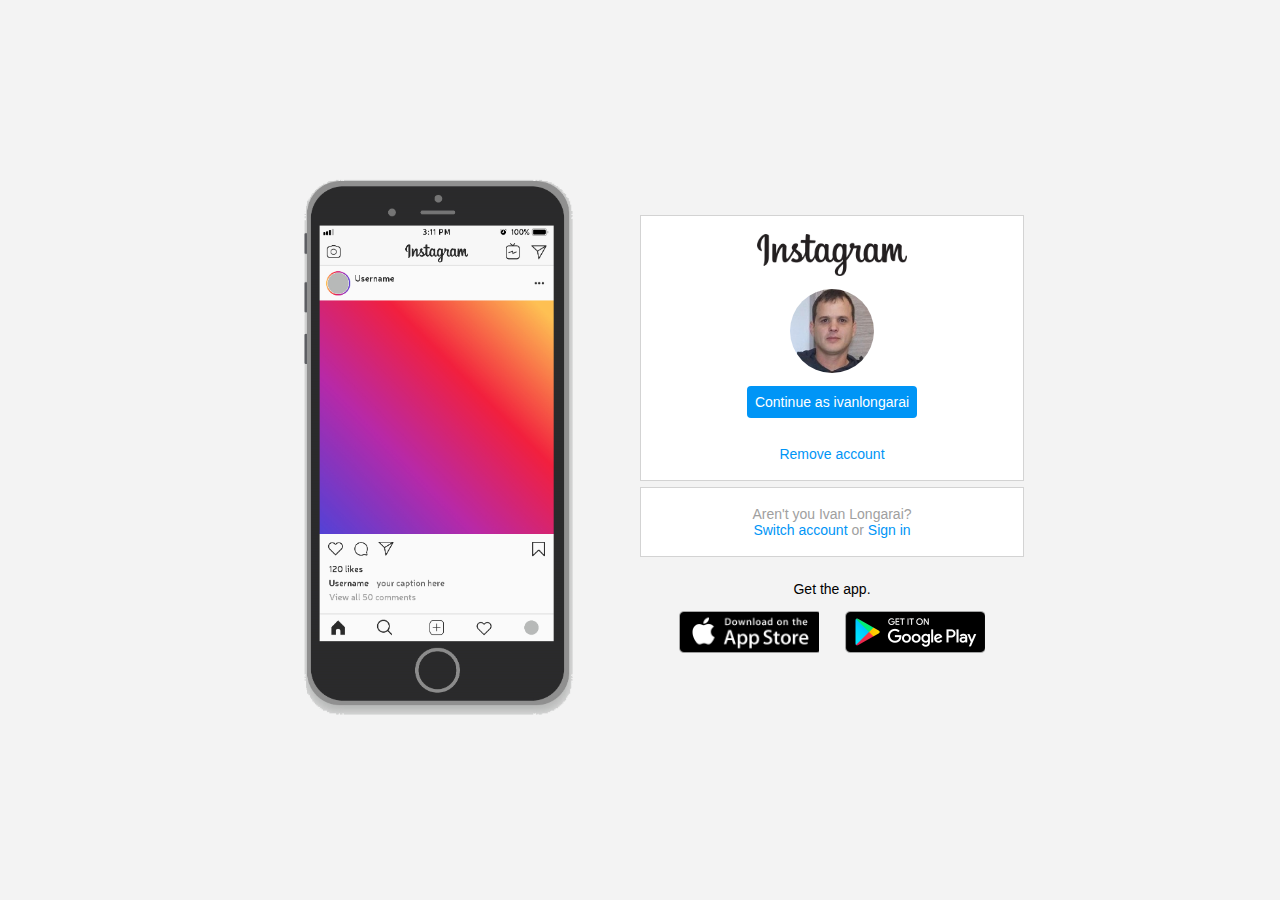
<file: InstagramStartPage/index.html>
<!DOCTYPE html>
<html lang="en">
  <head>
    <meta charset="UTF-8" />
    <meta name="viewport" content="width=device-width, initial-scale=1.0" />
    <link rel="stylesheet" href="style.css" />
    <title>Instagram</title>
  </head>
  <body>
    <div class="instagram-wrapper">
      <div class="instagram-phone">
        <img src="./img/instagram-celular.png" alt="celular" />
      </div>
      <div class="instagram-continue">
        <div class="group">
          <img
            src="./img/instagram-logo.png"
            class="instagram-logo"
            alt="instagram logo"
          />
          <div class="profile-photo">
            <img src="./img/perfil-instagram.jpg" alt="Profile Image" />
          </div>
          <a href="#" class="instagram-login">Continue as ivanlongarai</a>
          <a href="#" class="instagram-logout">Remove account</a>
        </div>
        <div class="group">
          <p class="not-account">Aren't you Ivan Longarai?</p>
          <p class="not-account">
            <span class="link-blue">Switch account</span>
            or
            <span class="link-blue">Sign in</span>
          </p>
        </div>
        <div class="get-the-app">
          <p class="get-app">Get the app.</p>
          <div class="download">
            <a href="#" class="app-download"></a>
            <a href="#" class="app-download"></a>
          </div>
        </div>
      </div>
    </div>
  </body>
</html>
</file>
<file: InstagramStartPage/style.css>
* {
  padding: 0;
  margin: 0;
  box-sizing: border-box;
  text-decoration: none;
  font-family: sans-serif;
  font-size: 14px;
}

body {
  width: 100%;
  min-height: 100vh;
  background-color: rgb(243, 243, 243);
  margin: 0;
  padding: 0;
  display: flex;
  justify-content: center;
}

.instagram-wrapper {
  display: flex; /* aways align elements inline*/
  align-items: center;
  justify-content: start;
  width: 60%;
  height: 100vh;
}

.instagram-phone {
  display: flex;
  align-items: center;
  justify-content: center;
  width: 50%;
}

.instagram-phone img {
  height: 50rem;
}

.instagram-continue {
  display: flex;
  align-items: center; /* horizontal */
  justify-content: space-around; /* vertical */
  flex-direction: column;
  width: 50%;
  min-height: 34rem;
}

.group {
  display: flex;
  justify-content: space-between;
  align-items: center;
  flex-direction: column;
  background-color: #ffffff;
  width: 100%;
  padding: 1.3rem 0;
  border: 1px solid lightgray;
}

.group:nth-child(1) {
  min-height: 19rem;
}

.instagram-logo {
  height: 3rem;
}

.profile-photo {
  display: flex;
  justify-content: center;
  align-items: center;
  border-radius: 50%;
  overflow: hidden;
}

.profile-photo img {
  height: 6rem;
}

.instagram-login {
  background-color: #0095f6;
  color: #ffffff;
  padding: 8px;
  border-radius: 4px;
}

.instagram-logout {
  color: #0095f6;
  margin-top: 1rem;
}

.not-account {
  color: rgb(160, 160, 160);
}

.link-blue {
  color: #0095f6;
}

.get-the-app {
  display: flex;
  flex-direction: column;
  align-items: center;
  justify-content: center;
  width: 100%;
  padding: 1.3rem 0;
}

.download {
  display: flex;
  width: 100%;
  justify-content: space-evenly;
  align-items: center;
  padding: 1rem;
}

.app-download {
  height: 3rem;
  width: 10rem;
  background-size: cover;
}

.app-download:nth-child(1) {
  background-image: url("./img/apple-buttom-download.png");
}

.app-download:nth-child(2) {
  background-image: url("./img/googleplay-buttom-download.png");
}

/* media queries */

@media (max-width: 1024px) {
  .instagram-wrapper {
    width: 90%;
  }
}

@media (max-width: 650px) {
  body {
    background-color: #ffffff;
  }

  .instagram-wrapper {
    width: 90%;
  }

  .instagram-phone {
    display: none;
  }

  .instagram-continue {
    width: 100%;
  }

  .group {
    border: 1px solid transparent;
  }
}
</file>
